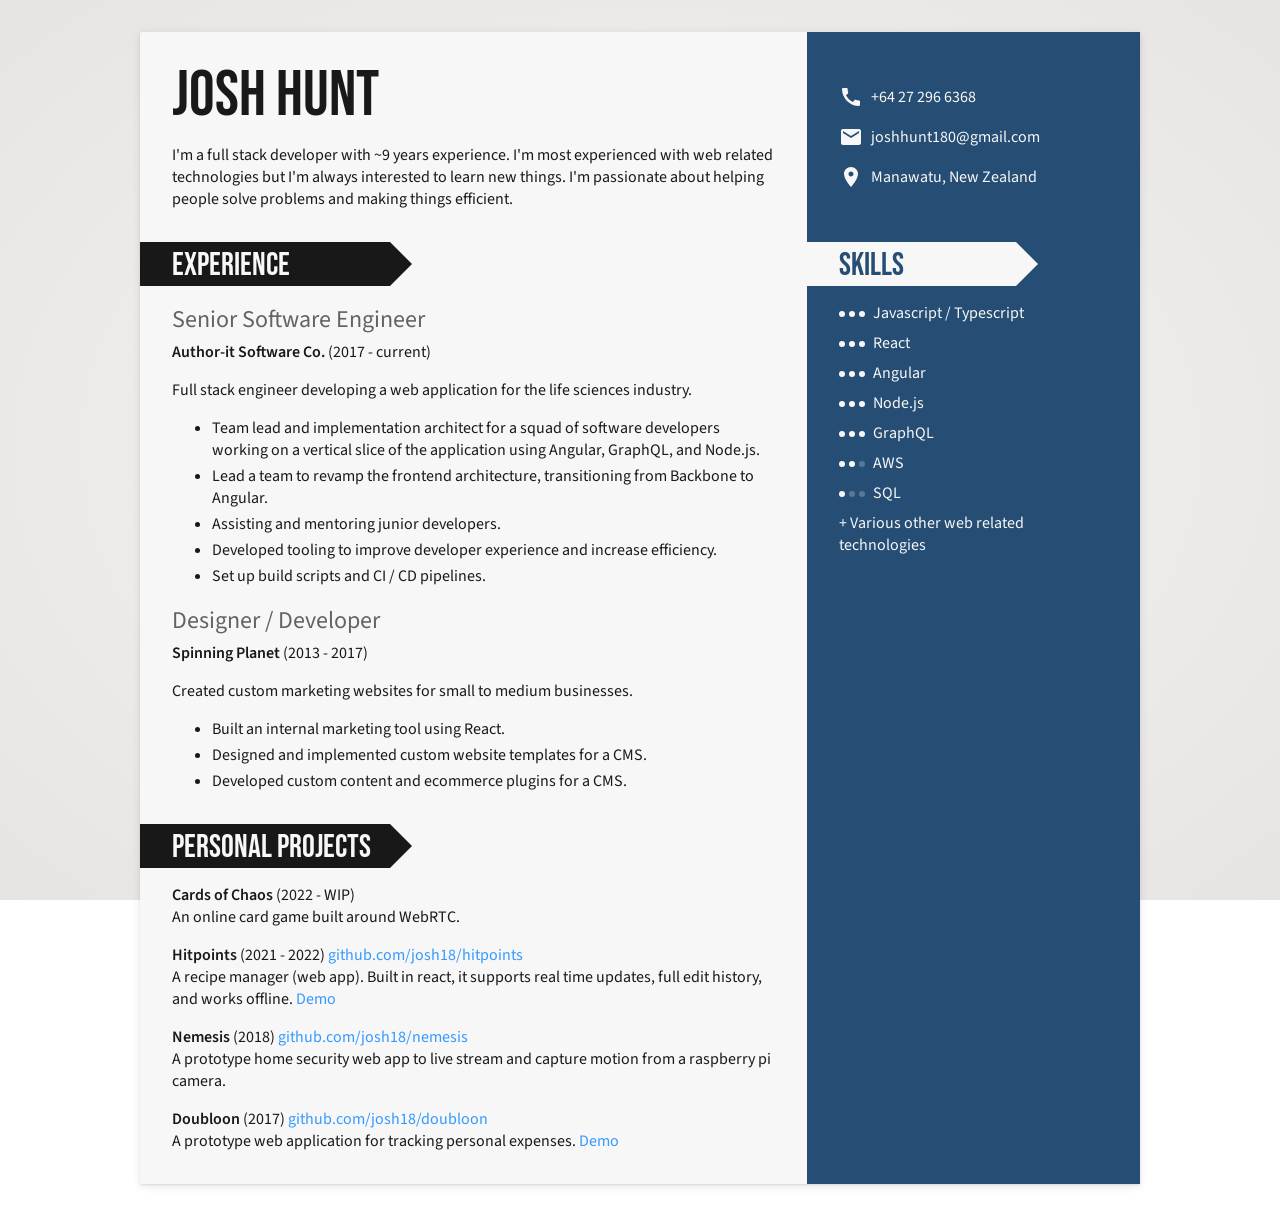
<file: index.html>
<!doctype html>
<html lang="en">
    <head>
        <meta charset="utf-8" />
        <!-- <link rel="icon" href="/favicon.svg"> -->
        <meta name="viewport" content="width=device-width, initial-scale=1, shrink-to-fit=no">
        <title>Josh Hunt CV</title>

        <link rel="preconnect" href="https://fonts.googleapis.com">
        <link rel="preconnect" href="https://fonts.gstatic.com" crossorigin>
        <link rel="stylesheet" href="https://fonts.googleapis.com/css2?family=Bebas+Neue&family=Source+Sans+Pro:ital,wght@0,400;0,600;1,400&display=swap">

        <link href="/styles.css" rel="stylesheet">
    <body>
        <div class="page">
            <div class="content">
                <h1>Josh Hunt</h1>

                <p class="intro">I'm a full stack developer with ~9 years experience. I'm most experienced with web related technologies but I'm always interested to learn new things. I'm passionate about helping people solve problems and making things efficient.</p>
            </div>

            <div class="content secondary contact">
                <div>
                    <svg viewBox="0 0 24 24">
                        <path d="M20.01 15.38c-1.23 0-2.42-.2-3.53-.56-.35-.12-.74-.03-1.01.24l-1.57 1.97c-2.83-1.35-5.48-3.9-6.89-6.83l1.95-1.66c.27-.28.35-.67.24-1.02-.37-1.11-.56-2.3-.56-3.53 0-.54-.45-.99-.99-.99H4.19C3.65 3 3 3.24 3 3.99 3 13.28 10.73 21 20.01 21c.71 0 .99-.63.99-1.18v-3.45c0-.54-.45-.99-.99-.99z"/>
                    </svg>
                    <a href="tel:+64272966368">+64 27 296 6368</a>
                </div>
                <div>
                    <svg viewBox="0 0 24 24">
                        <path d="M20 4H4c-1.1 0-1.99.9-1.99 2L2 18c0 1.1.9 2 2 2h16c1.1 0 2-.9 2-2V6c0-1.1-.9-2-2-2zm0 4l-8 5-8-5V6l8 5 8-5v2z"/>
                    </svg>
                    <a href="mailto:joshhunt180@gmail.com">joshhunt180@gmail.com</a>
                </div>
                <div>
                    <svg viewBox="0 0 24 24">
                        <path d="M12 2C8.13 2 5 5.13 5 9c0 5.25 7 13 7 13s7-7.75 7-13c0-3.87-3.13-7-7-7zm0 9.5c-1.38 0-2.5-1.12-2.5-2.5s1.12-2.5 2.5-2.5 2.5 1.12 2.5 2.5-1.12 2.5-2.5 2.5z"/>
                    </svg>
                    Manawatu, New Zealand
                </div>
            </div>

            <div class="content">
                <h2>Experience</h2>

                <h3>Senior Software Engineer</h3>
                <section class="experience">
                    <span class="name">Author-it Software Co.</span> (2017 - current)
                    <p>Full stack engineer developing a web application for the life sciences industry.</p>
                    <ul>
                        <li>Team lead and implementation architect for a squad of software developers working on a vertical slice of the application using Angular, GraphQL, and Node.js.</li>
                        <li>Lead a team to revamp the frontend architecture, transitioning from Backbone to Angular.</li>
                        <li>Assisting and mentoring junior developers.</li>
                        <li>Developed tooling to improve developer experience and increase efficiency.</li>
                        <li>Set up build scripts and CI / CD pipelines.</li>
                    </ul>
                </section>

                <h3>Designer / Developer</h3>
                <section class="experience">
                    <span class="name">Spinning Planet</span> (2013 - 2017)
                    <p>Created custom marketing websites for small to medium businesses.</p>
                    <ul>
                        <li>Built an internal marketing tool using React.</li>
                        <li>Designed and implemented custom website templates for a CMS.</li>
                        <li>Developed custom content and ecommerce plugins for a CMS.</li>
                    </ul>
                </section>

                <h2>Personal Projects</h2>
                <section class="personal-projects">
                    <p>
                        <span class="name">Cards of Chaos</span> (2022 - WIP)<br>
                        An online card game built around WebRTC.
                    </p>

                    <p>
                        <span class="name">Hitpoints</span> (2021 - 2022) <a href="https://github.com/josh18/hitpoints" target="_blank">github.com/josh18/hitpoints</a> <br>
                        A recipe manager (web app). Built in react, it supports real time updates, full edit history, and works offline. <a href="https://josh18.github.io/hitpoints/recipes" target="_blank">Demo</a>
                    </p>

                    <p>
                        <span class="name">Nemesis</span> (2018) <a href="https://github.com/josh18/nemesis" target="_blank">github.com/josh18/nemesis</a> <br>
                        A prototype home security web app to live stream and capture motion from a raspberry pi camera.
                    </p>

                    <p>
                        <span class="name">Doubloon</span> (2017) <a href="https://github.com/josh18/doubloon" target="_blank">github.com/josh18/doubloon</a> <br>
                        A prototype web application for tracking personal expenses. <a href="http://doubloon.jjh.nz/" target="_blank">Demo</a>
                    </p>
                </section>
            </div>

            <div class="content secondary">
                <h2>Skills</h2>

                <div class="skills">
                    <div><span class="dot"></span><span class="dot"></span><span class="dot"></span>Javascript / Typescript</div>
                    <div><span class="dot"></span><span class="dot"></span><span class="dot"></span>React</div>
                    <div><span class="dot"></span><span class="dot"></span><span class="dot"></span>Angular</div>
                    <div><span class="dot"></span><span class="dot"></span><span class="dot"></span>Node.js</div>
                    <div><span class="dot"></span><span class="dot"></span><span class="dot"></span>GraphQL</div>
                    <div><span class="dot"></span><span class="dot"></span><span class="dot no"></span>AWS</div>
                    <div><span class="dot"></span><span class="dot no"></span><span class="dot no"></span>SQL</div>
                    <div>+ Various other web related technologies</div>
                </div>
            </div>
        </div>
    </body>
</html>
</file>
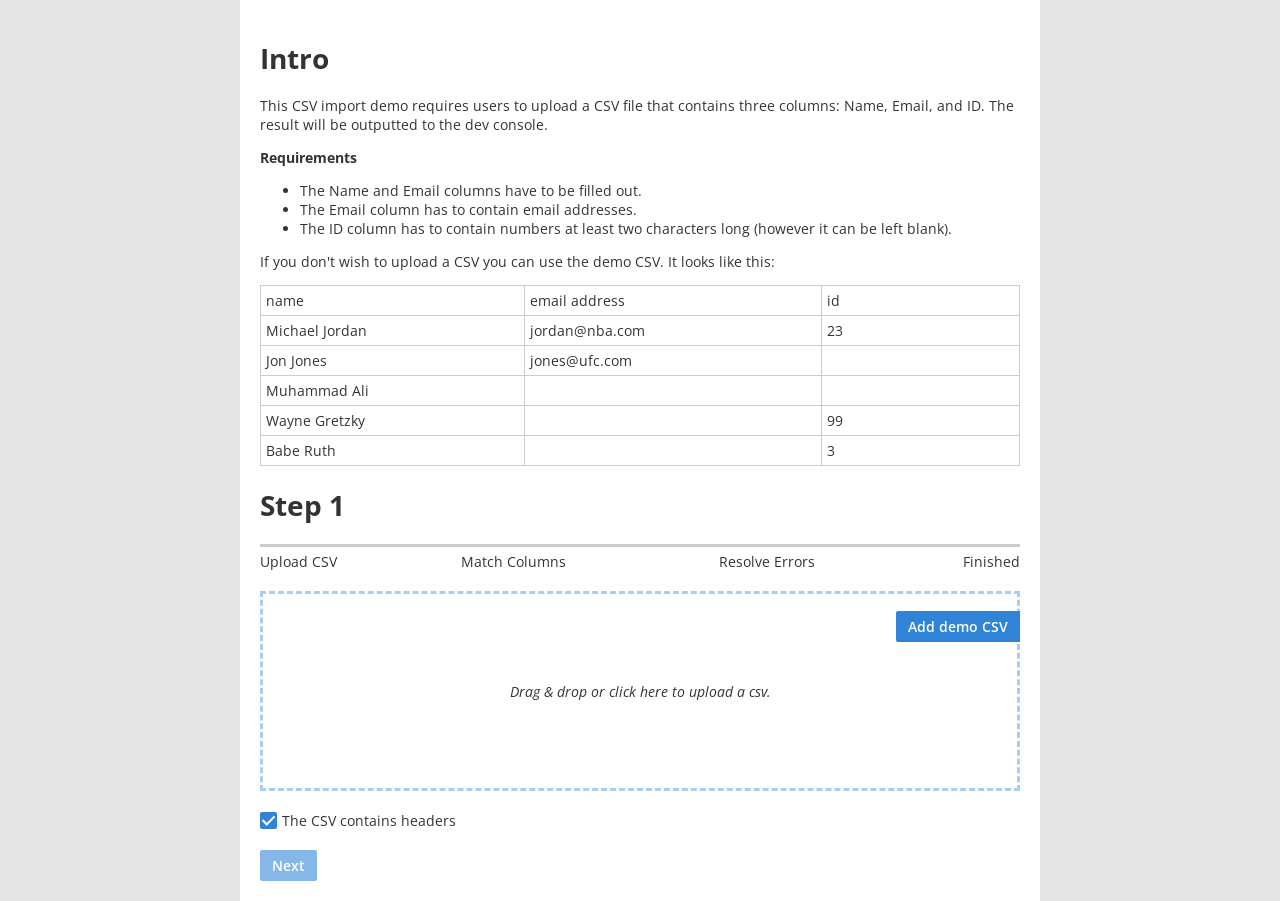
<file: csvv/demo.html>
<!doctype html>
<html>
    <head>
        <meta charset="utf-8">
        <title>CSV Validation - Demo</title>

        <!-- CSS - Default styles -->
        <link rel="stylesheet" href="css/default.css">

        <!-- CSS - Demo styles -->
        <link rel="stylesheet" href="demo-files/normalize.css">
        <link href="http://fonts.googleapis.com/css?family=Lobster" rel="stylesheet" type="text/css">
        <link href="http://fonts.googleapis.com/css?family=Open+Sans:400italic,600,400" rel="stylesheet" type="text/css">
        <link rel="stylesheet" href="demo-files/demo.css">
    
        <!-- !! Less !!
        <link rel="stylesheet/less" href="css/default.less">
        <link rel="stylesheet/less" href="demo-files/demo.less">
        <script>less = { env: 'development', logLevel: 1 };</script>
        <script src="demo-files/less.min.js"></script>
        <script>less.watch();</script>
        -->

    </head>

    <body>
    
    <!-- Container -->
    <div class="demo">
        <div class="demo-description">
            <h1>Intro</h1>
            <p>This CSV import demo requires users to upload a CSV file that contains three columns: Name, Email, and ID. The result will be outputted to the dev console.</p>
            <strong>Requirements</strong>
            <ul>
                <li>The Name and Email columns have to be filled out.</li>
                <li>The Email column has to contain email addresses.</li>
                <li>The ID column has to contain numbers at least two characters long (however it can be left blank).</li> 
            </ul>
            <p>If you don't wish to upload a CSV you can use the demo CSV. It looks like this:</p>
            <table class="demo-table">
                <tr>
                    <td>name</td>
                    <td>email address</td>
                    <td>id</td>
                </tr>
                <tr>
                    <td>Michael Jordan</td>
                    <td>jordan@nba.com</td>
                    <td>23</td>
                </tr>
                <tr>
                    <td>Jon Jones</td>
                    <td>jones@ufc.com</td>
                    <td></td>
                </tr>
                <tr>
                    <td>Muhammad Ali</td>
                    <td></td>
                    <td></td>
                </tr>
                <tr>
                    <td>Wayne Gretzky</td>
                    <td></td>
                    <td>99</td>
                </tr>
                <tr>
                    <td>Babe Ruth</td>
                    <td></td>
                    <td>3</td>
                </tr>
            </table>
        </div>
        <div id="csvValidationTarget"></div>
    </div>
    
    <!-- JS - Dependencies -->
    <script src="http://ajax.googleapis.com/ajax/libs/jquery/1.11.2/jquery.min.js"></script>
    <script src="dependencies/papaparse.min.js"></script>

    <!-- JS - CSV Validate -->
    <script src="csv-validate.js"></script>
    
    <!-- JS - Initialize -->
    <script>

        // CSVV

        var options = {
            columns: [
                {
                    name: 'Name',
                    required: true
                },
                {
                    name: 'Email',
                    required: true,
                    type: 'email',
                    keywords: 'email address'
                },
                {
                    name: 'ID',
                    type: 'number',
                    minLength: 2,
                    keywords: 'id number'
                }
            ],
            classes: {
                btn: 'btn btn-default',
                notify: 'alert',
                confirm: 'confirm',
                input: 'form-control'
            },
            dateFormat: 'dd/mm/yyyy'
        };

        function callback(data) {
            console.log(data);
        }
        
        csvValidation('#csvValidationTarget', options, callback, true);
        

        // Demo

        $('#csvValidationTarget').on('click', '#demoCSV', function(e) {
            var file = new File(['name,email address,id\nMichael Jordan,jordan@nba.com,23\nJon Jones,jones@ufc.com\nMuhammad Ali,,\nWayne Gretzky,,99\nBabe Ruth,,3'], 'demo.csv', {type: "text/csv"});

            var fileEvent = jQuery.Event('drop', {
                dataTransfer: {
                    files: [
                        file
                    ]
                }
            });
            $('#csvvDrop').trigger(fileEvent);
        });

        $('#csvvDragAndDrop').css('position', 'relative').append('<button class="add-demo-csv csvv-btn" id="demoCSV" type="button">Add demo CSV</button>');

    </script>
    
    </body>
</html>
</file>
<file: styles.css>
:root {
    --light: hsl(0 0% 97%);
    --dark: hsl(0, 0%, 0%, 0.9);
}

*,
*::before,
*::after {
    box-sizing: border-box;
}

body {
    display: flex;
    flex-direction: column;
    align-items: center;
    margin: 0;
    color: var(--dark);
    background-image: radial-gradient(hsl(0deg 8% 96%), hsl(0deg 8% 90%));
    background-attachment: fixed;
    font-family: 'Source Sans Pro', sans-serif;
    font-size: 16px;
}

h1, h2 {
    font-family: 'Bebas Neue', sans-serif;
    font-weight: 400;
    margin: 0;
    line-height: 1;
}

h1 {
    font-size: 4em;
}

h2 {
    position: relative;
    display: inline-block;
    min-width: 250px;
    padding: 8px 16px 4px 32px;
    margin-top: 32px;
    margin-left: -32px;
    font-size: 2em;
    color: var(--light);
    background-color: var(--dark);
}

h2:first-child {
    margin-top: 0;
}

h2::after {
    content: '';
    position: absolute;
    top: 0;
    left: 100%;
    border-top: 22px solid transparent;
    border-bottom: 22px solid transparent;
    border-left: 22px solid var(--dark);
}

h3 {
    margin-top: 16px;
    margin-bottom: 0;
    font-size: 1.5em;
    font-weight: 400;
    color: hsl(0, 0%, 0%, 0.6);
}

a {
    color: hsl(210deg 100% 60%);
    text-decoration: none;
}

a:hover {
    text-decoration: underline;
}

p, ul {
    margin-top: 16px;
    margin-bottom: 0;
}

li + li {
    margin-top: 4px;
}

.page {
    display: grid;
    grid-template-columns: 2fr 1fr;
    margin: 32px;
    background-color:var(--light);
    max-width: 1000px;
    box-shadow: 0 1px 2px 0 hsl(0, 0%, 0%, 0.1), 0 2px 10px 0 hsl(0, 0%, 0%, 0.1);
    border-radius: 2px;
}

header, main {
    display: flex;
}

.content {
    padding-top: 32px;
    padding-right: 32px;
    padding-left: 32px;
}

.content:nth-last-child(2) {
    padding-bottom: 32px;
}

.intro {
    margin-top: 16px;
}

.experience {
    margin-top: 4px;
}

.name {
    font-weight: 600;
}

.secondary {
    color: var(--light);
    background-color: hsl(210deg, 50%, 30%);
}

.secondary h2 {
    background-color: var(--light);
    color: hsl(210deg, 50%, 30%);
    min-width: calc(66% + 32px);
}

.secondary h2::after {
    border-left-color: var(--light);
}

.contact {
    display: flex;
    flex-direction: column;
    justify-content: center;
    row-gap: 16px;
}

.contact div {
    display: flex;
    align-items: center;
}

.contact a {
    color: inherit;
}

.contact svg {
    width: 24px;
    height: 24px;
    fill: currentColor;
    margin-right: 8px;
}

.skills {
    display: flex;
    flex-direction: column;
    row-gap: 8px;
    margin-top: 16px;
}

.skills div {
    display: flex;
    align-items: center;
}

.dot {
    width: 6px;
    height: 6px;
    margin-top: 1px;
    margin-right: 4px;
    background-color: currentColor;
    border-radius: 50%;
}

.dot:last-of-type {
    margin-right: 8px;
}

.no {
    opacity: 0.25;
}

@media screen and (max-width: 750px) {
    .page {
        margin: 0;
        box-shadow: none;
    }
}

@media screen and (max-width: 650px) {
    .page {
        grid-template-columns: 1fr;
    }

    .contact {
        order: 4;
        position: relative;
        padding-top: 64px;
        padding-bottom: 32px;
    }

    .contact::before {
        position: absolute;
        content: '';
        height: 1px;
        top: 32px;
        right: 32px;
        left: 32px;
        border-top: 1px solid rgb(255 255 255 / 10%);
    }
}

@media print {
    :root {
        --light: #fff;
    }

    body {
        background-image: none;
    }

    .page {
        width: 100%;
        margin: 0;
        padding: 0;
        background-color: transparent;
        box-shadow: none;
    }

    .content:nth-last-child(2) {
        padding-bottom: 8px;
    }

    .contact {
        position: relative;
    }

    .contact::after {
        position: absolute;
        content: '';
        top: 0;
        left: 0;
        right: 0;
        z-index: -1;
        height: 100vh;
        background-color: hsl(210deg, 50%, 30%);
    }
}
</file>
<file: csvv/css/default.css>
.csvv-animation-out{opacity:0;-webkit-transition:opacity 200ms linear;transition:opacity 200ms linear}.csvv-animation-in{opacity:1;-webkit-transition:opacity 200ms linear;transition:opacity 200ms linear}.csvv-filename,.csvv-checkbox,.csvv-btn,.csvv-notify{margin-top:20px}.csvv-confirm-background{content:"";position:absolute;top:0;right:0;bottom:0;left:0;background-color:rgba(0,0,0,0.7)}.csvv-confirm-content{position:absolute;top:50%;left:50%;-webkit-transform:translate(-50%, -50%);transform:translate(-50%, -50%);width:500px;padding:20px;background-color:#fff}.csvv-confirm-controls{text-align:right}.csvv-file-upload{position:absolute;clip:rect(0, 0, 0, 0);pointer-events:none}.csvv-drop{position:relative;height:200px;cursor:pointer}.csvv-drop p{position:absolute;top:50%;width:100%;margin:0;text-align:center;-webkit-transform:translateY(-50%);transform:translateY(-50%)}
</file>
<file: csvv/demo-files/demo.css>
*,:before,:after{-webkit-box-sizing:border-box;-moz-box-sizing:border-box;box-sizing:border-box}:focus{outline:0 !important;box-shadow:0 0 6px 1px rgba(47,132,216,0.9)}html,body{height:100%;font-family:'Open Sans',Arial,sans-serif;color:#333}body{background-color:#e5e5e5}label{cursor:pointer}@-webkit-keyframes fade-in{0%{opacity:0}100%{opacity:1}}@keyframes fade-in{0%{opacity:0}100%{opacity:1}}@-webkit-keyframes slide-down{0%{opacity:0;-webkit-transform:translate(-50%, calc(-50% - 25px));transform:translate(-50%, calc(-50% - 25px))}100%{opacity:1;-webkit-transform:translate(-50%, -50%);transform:translate(-50%, -50%)}}@keyframes slide-down{0%{opacity:0}100%{opacity:1}}.demo{max-width:100%;width:800px;min-height:100%;margin:auto;padding:20px;font-size:14px;background-color:#fff}.demo:before,.demo:after{content:" ";display:table}.demo-description{margin-bottom:20px}.demo-table{width:100%}.demo-table td{width:1%;padding:5px;border-right:1px solid #ccc;border-bottom:1px solid #ccc}.demo-table tr:first-child td{border-top:1px solid #ccc}.demo-table td:first-child{border-left:1px solid #ccc}.add-demo-csv.add-demo-csv{position:absolute;top:0;right:0;border-radius:2px 0 0 2px}.csvv-transition-out{opacity:0;-webkit-transition:opacity 500ms ease-out;transition:opacity 500ms ease-out}.csvv-btn{display:inline-block;padding:6px 12px;font-weight:600;color:#fff;background-color:#2f84d8;border:0;border-radius:2px;white-space:nowrap;vertical-align:middle;-webkit-transition:background-color 150ms ease-out,box-shadow 150ms ease-out;transition:background-color 150ms ease-out,box-shadow 150ms ease-out;user-select:none;cursor:pointer;-ms-touch-action:manipulation;touch-action:manipulation;-webkit-user-select:none;-moz-user-select:none;-ms-user-select:none}.csvv-btn:hover:not(.csvv-btn-disabled),.csvv-btn:focus:not(.csvv-btn-disabled){background-color:#2370bb}.csvv-btn:active:not(.csvv-btn-disabled){box-shadow:inset 0 0 3px 1px rgba(0,0,0,0.4)}.csvv-btn-secondary{color:#333;background-color:#ccc}.csvv-btn-secondary:hover:not(.csvv-btn-disabled),.csvv-btn-secondary:focus:not(.csvv-btn-disabled){background-color:#b8b8b8}.csvv-btn-danger{background-color:#d82f2f}.csvv-btn-danger:hover:not(.csvv-btn-disabled),.csvv-btn-danger:focus:not(.csvv-btn-disabled){background-color:#bb2323}.csvv-btn-disabled{background-color:#85b7e8;cursor:not-allowed}.csvv-btn+.csvv-btn{margin-left:10px}.csvv-btn-group{clear:both}.csvv-notify{clear:both;padding:10px;font-weight:600;background-color:#ccc;border-radius:2px;-webkit-animation:fade-in 500ms ease-out;animation:fade-in 500ms ease-out}.csvv-notify-danger{color:#fff;background-color:#d82f2f}.csvv-confirm{-webkit-animation:fade-in 200ms ease-out;animation:fade-in 200ms ease-out}.csvv-confirm.csvv-transition-out{opacity:0;-webkit-transition:opacity 200ms ease-out;transition:opacity 200ms ease-out}.csvv-confirm-content{-webkit-animation:slide-down 200ms ease-out;animation:slide-down 200ms ease-out}.csvv-confirm.csvv-transition-out .csvv-confirm-content{-webkit-transition:transition 200ms ease-out,-webkit-transition 200ms ease-out;transition:transition 200ms ease-out,-webkit-transition 200ms ease-out;-webkit-transform:translate(-50%, calc(-50% - 25px));transform:translate(-50%, calc(-50% - 25px))}.csvv-title{margin-top:0;margin-bottom:0}.csvv-step-indicator{position:relative;margin-top:20px;padding-bottom:24px}.csvv-step-range{position:relative;width:100%;height:3px;background-color:#ccc}.csvv-step-range:before{content:'';position:absolute;height:100%;background-color:#2f84d8}.csvv-step-one .csvv-step-range:before{width:0}.csvv-step-two .csvv-step-range:before{width:33.33%}.csvv-step-three .csvv-step-range:before{width:66.67%}.csvv-step-four .csvv-step-range:before{width:100%}.csvv-step-title{position:absolute;margin-top:5px}.csvv-step-title:nth-child(3){left:33.33%;-webkit-transform:translateX(-50%);transform:translateX(-50%)}.csvv-step-title:nth-child(4){left:66.67%;-webkit-transform:translateX(-50%);transform:translateX(-50%)}.csvv-step-title:nth-child(5){right:0}.csvv-file-upload:focus+.csvv-drop{border-color:rgba(47,132,216,0.8)}.csvv-drop{position:relative;margin-top:20px;border:3px dashed rgba(47,132,216,0.4);-webkit-transition:border 150ms ease-out;transition:border 150ms ease-out}.csvv-drop.dragging,.csvv-drop:hover{border-color:rgba(47,132,216,0.8)}.csvv-drop p{font-style:italic}.csvv-filename{padding:10px;background-color:#ccc;border-radius:2px;-webkit-animation:fade-in 500ms ease-out;animation:fade-in 500ms ease-out}@-webkit-keyframes checkmark-expand{0%{top:12px;left:8px;width:2px;height:2px}100%{top:2px;left:5px;width:7px;height:12px}}@keyframes checkmark-expand{0%{top:12px;left:8px;width:2px;height:2px}100%{top:2px;left:5px;width:7px;height:12px}}.csvv-checkbox{position:relative}.csvv-checkbox input{position:absolute;clip:rect(0, 0, 0, 0);pointer-events:none}.csvv-checkbox input:focus{box-shadow:none}.csvv-checkbox input+span{padding-left:22px;position:relative}.csvv-checkbox input+span:before{content:"";position:absolute;top:1px;left:0;display:inline-block;width:17px;height:17px;background-color:#fff;border:2px solid #ccc;border-radius:2px;-webkit-transition:background-color 150ms,border-color 150ms;transition:background-color 150ms,border-color 150ms}.csvv-checkbox input:focus+span:before{box-shadow:0 0 6px 1px rgba(47,132,216,0.9)}.csvv-checkbox input:checked+span:before{background-color:#2f84d8;border-color:#2f84d8}.csvv-checkbox input+span:after{content:"";position:absolute;top:2px;left:5px;display:none;width:7px;height:12px;border-style:solid;border-top:none;border-left:none;border-right-width:2px;border-bottom-width:2px;border-color:#fff;-webkit-transform:rotate(45deg);transform:rotate(45deg)}.csvv-checkbox input:checked+span:after{display:block;-webkit-animation:checkmark-expand 150ms ease-out forwards;animation:checkmark-expand 150ms ease-out forwards}.csvv-header-block-list:before,.csvv-header-block-list:after{content:" ";display:table}.csvv-header-block-list:after{clear:both}.csvv-header-block{margin-top:20px;border:2px solid #ccc}@media (min-width: 768px){.csvv-header-block{float:left;width:calc(50% - 10px)}.csvv-header-block:nth-child(2n + 1){clear:left;margin-right:10px}.csvv-header-block:nth-child(2n){clear:right;margin-left:10px}}.csvv-header-row{padding:10px}.csvv-header-row+.csvv-header-row{border-top:1px solid #ccc}.csvv-header-row-select p{margin-top:10px;margin-bottom:0;color:#999}.csvv-header-row-original{font-weight:600;background-color:#ccc}.csvv-header-row-original-missing{color:#7f7f7f}.csvv-header-select,.csvv-validation-column-input{display:block;width:100%;height:34px;padding:6px 12px;color:#333;background-color:#fff;background-image:none;border:1px solid #ccc;border-radius:2px;box-shadow:inset 0 1px 1px rgba(0,0,0,0.1);-webkit-transition:border-color ease-in-out .15ms,-webkit-box-shadow ease-out 150ms;transition:border-color ease-in-out 150ms,box-shadow ease-out 150ms}.csvv-header-select:focus,.csvv-validation-column-input:focus{border-color:rgba(47,132,216,0.7);box-shadow:inset 0 1px 1px rgba(0,0,0,0.1),0 0 8px 0 rgba(47,132,216,0.7)}.csvv-validation-column-list:before,.csvv-validation-column-list:after{content:" ";display:table}.csvv-validation-column-list:after{clear:both}.csvv-validation-column{margin-top:20px}@media (min-width: 768px){.csvv-validation-column{float:left;width:calc(50% - 10px)}.csvv-validation-column:nth-child(2n + 1){clear:left;margin-right:10px}.csvv-validation-column:nth-child(2n){clear:right;margin-left:10px}}.csvv-validation-column-heading{font-weight:bold}.csvv-validation-column-heading+.csvv-validation-column-input{margin-top:5px}.csvv-validation-column-input-fail{border-color:rgba(216,47,47,0.7)}.csvv-validation-column-input-fail:focus{border-color:rgba(216,47,47,0.7);box-shadow:inset 0 1px 1px rgba(0,0,0,0.1),0 0 8px 0 rgba(216,47,47,0.7)}.csvv-validation-column-message{display:inline-block;margin-top:5px;padding:5px;font-size:12px;color:#fff;background-color:#d82f2f;border-radius:2px;-webkit-animation:fade-in 500ms ease-out;animation:fade-in 500ms ease-out}.csvv-validation-error-count{margin-top:20px;margin-bottom:0;padding:10px;background-color:#ccc;border-radius:2px;-webkit-animation:fade-in 500ms ease-out;animation:fade-in 500ms ease-out}
</file>
